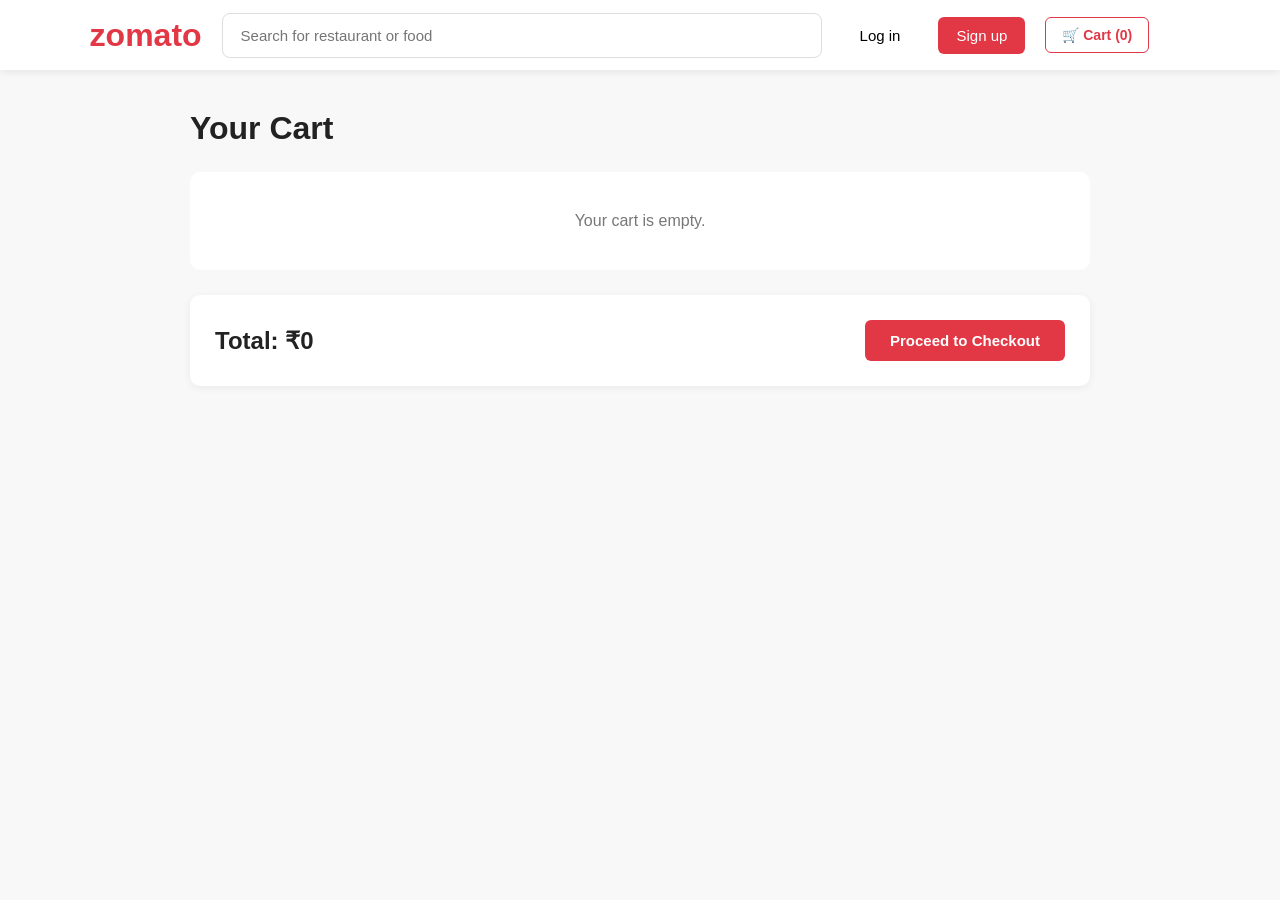
<file: cart.html>
<!DOCTYPE html>
<html lang="en">

<head>

    <meta charset="UTF-8">

    <meta name="viewport" content="width=device-width, initial-scale=1.0">

    <title>Your Cart</title>

    <link rel="stylesheet" href="style.css">

</head>


<body>

    <header class="navbar">

        <div class="logo">
            zomato
        </div>

        <div class="search-box">

            <input type="text" placeholder="Search for restaurant or food">

        </div>

        <button class="login-btn">
            Log in
        </button>

        <button class="signup-btn">
            Sign up
        </button>
        <button class="cart-btn" onclick="goToCart()">
            🛒 Cart (<span id="cartCount">0</span>)
        </button>

    </header>


    <main class="cart-page">

        <h1>
            Your Cart
        </h1>


        <div id="cartContainer">

            <!-- Cart items will appear here -->

        </div>


        <div class="cart-total">

            <h2>
                Total: ₹<span id="cartTotal">0</span>
            </h2>

            <button class="checkout-btn" onclick="goToCheckout()">
                Proceed to Checkout
            </button>

        </div>

    </main>


    <script src="script.js"></script>

</body>

</html>
</file>
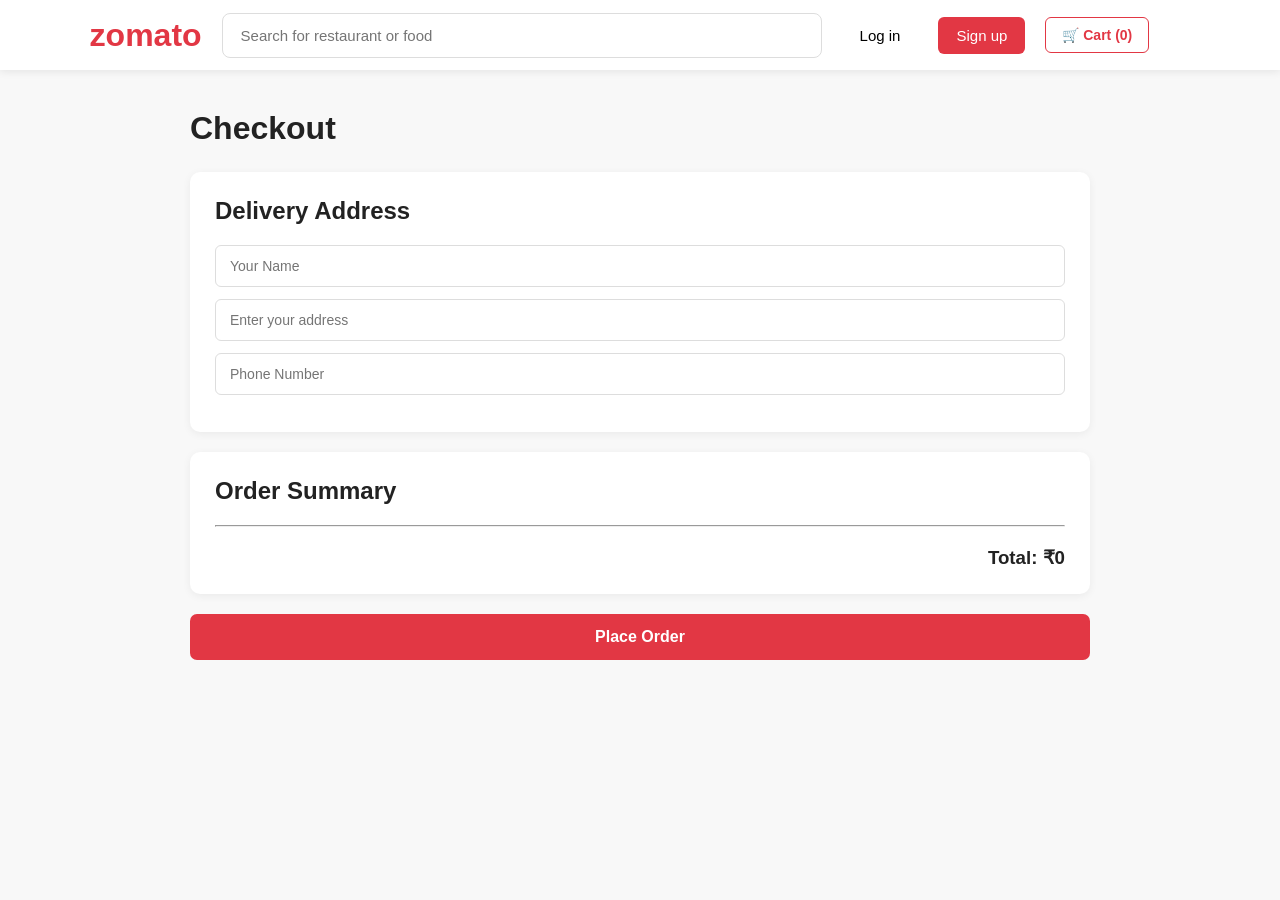
<file: checkout.html>
<!DOCTYPE html>
<html lang="en">

<head>

    <meta charset="UTF-8">

    <meta name="viewport" content="width=device-width, initial-scale=1.0">

    <title>Checkout</title>

    <link rel="stylesheet" href="style.css">

</head>


<body>

    <header class="navbar">

        <div class="logo">
            zomato
        </div>

        <div class="search-box">

            <input type="text" placeholder="Search for restaurant or food">

        </div>

        <button class="login-btn">
            Log in
        </button>

        <button class="signup-btn">
            Sign up
        </button>
        <button class="cart-btn" onclick="goToCart()">
            🛒 Cart (<span id="cartCount">0</span>)
        </button>

    </header>


    <main class="checkout-page">

        <h1>
            Checkout
        </h1>


        <!-- Delivery Address -->

        <div class="checkout-box">

            <h2>
                Delivery Address
            </h2>

            <input type="text" id="customerName" placeholder="Your Name">

            <input type="text" id="customerAddress" placeholder="Enter your address">

            <input type="text" id="customerPhone" placeholder="Phone Number">

        </div>


        <!-- Order Summary -->

        <div class="checkout-box">

            <h2>
                Order Summary
            </h2>

            <div id="checkoutItems"></div>

            <hr>

            <h3>
                Total: ₹<span id="checkoutTotal">0</span>
            </h3>

        </div>


        <!-- Place Order -->

        <button class="place-order-btn" onclick="placeOrder()">
            Place Order
        </button>


    </main>


    <script src="script.js"></script>

</body>

</html>
</file>
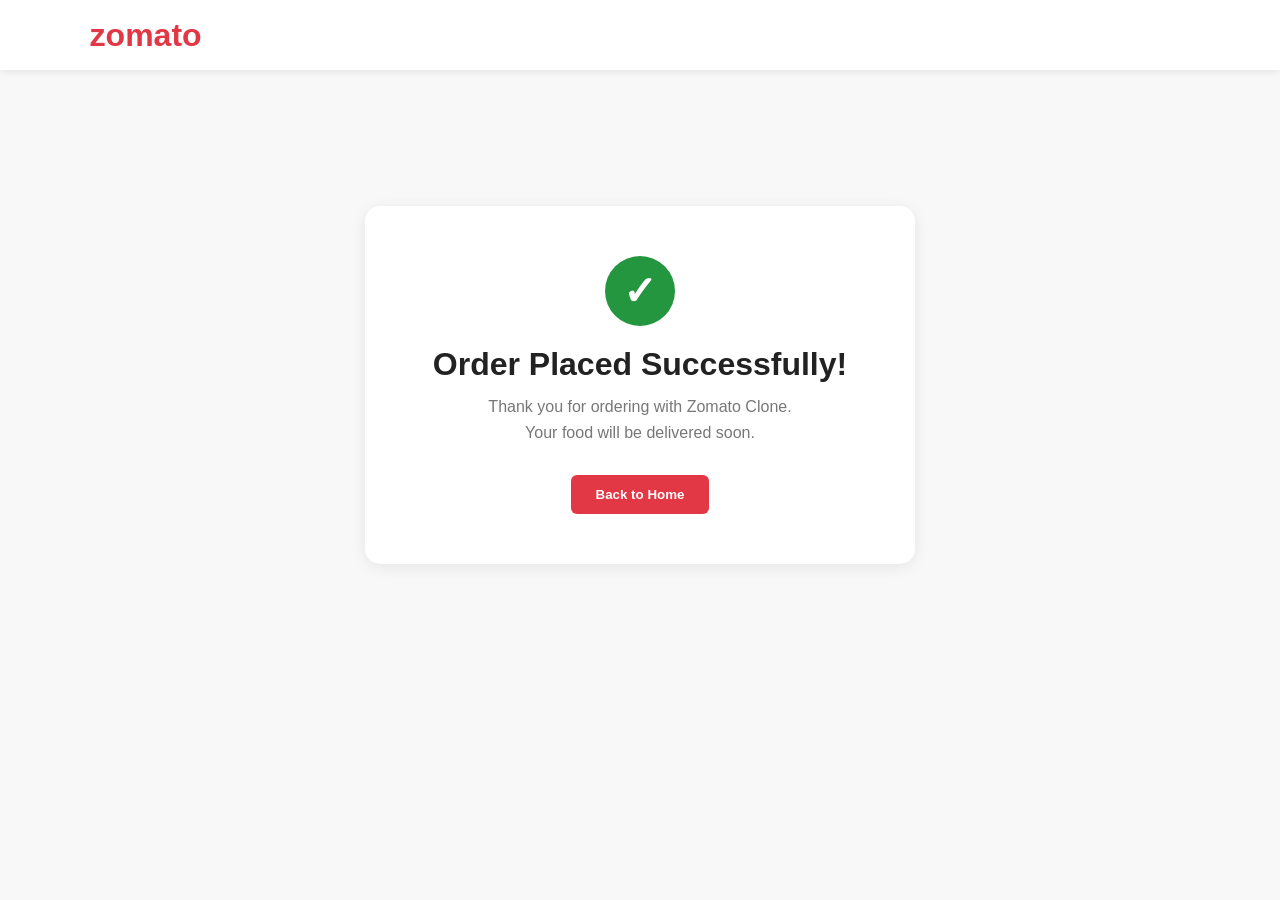
<file: order-success.html>
<!DOCTYPE html>
<html lang="en">

<head>

    <meta charset="UTF-8">

    <meta
        name="viewport"
        content="width=device-width, initial-scale=1.0"
    >

    <title>Order Placed</title>

    <link rel="stylesheet" href="style.css">

</head>


<body>

    <header class="navbar">

        <div class="logo">
            zomato
        </div>

    </header>


    <main class="success-page">

        <div class="success-card">

            <div class="success-icon">
                ✓
            </div>

            <h1>
                Order Placed Successfully!
            </h1>

            <p>
                Thank you for ordering with Zomato Clone.
            </p>

            <p>
                Your food will be delivered soon.
            </p>

            <button
                class="home-btn"
                onclick="window.location.href='index.html'"
            >
                Back to Home
            </button>

        </div>

    </main>

</body>

</html>
</file>
<file: style.css>
* {
    margin: 0;
    padding: 0;
    box-sizing: border-box;
}

body {
    font-family: Arial, sans-serif;
    background: #f8f8f8;
    color: #222;
}

/* NAVBAR */

.navbar {
    height: 70px;
    background: white;
    display: flex;
    align-items: center;
    padding: 0 7%;
    gap: 20px;
    box-shadow: 0 2px 8px rgba(0, 0, 0, 0.08);
}

.logo {
    font-size: 32px;
    font-weight: bold;
    color: #e23744;
}

.search-box {
    flex: 1;
    max-width: 600px;
}

.search-box input {
    width: 100%;
    padding: 13px 18px;
    border: 1px solid #ddd;
    border-radius: 8px;
    font-size: 15px;
    outline: none;
}

.search-box input:focus {
    border-color: #e23744;
}

.login-btn,
.signup-btn {
    padding: 10px 18px;
    border-radius: 6px;
    font-size: 15px;
    cursor: pointer;
}

.login-btn {
    background: transparent;
    border: none;
}

.signup-btn {
    background: #e23744;
    color: white;
    border: none;
}

/* HERO */

.hero {
    background: linear-gradient(
        rgba(0, 0, 0, 0.45),
        rgba(0, 0, 0, 0.45)
    ),
    url("https://images.unsplash.com/photo-1504674900247-0877df9cc836?auto=format&fit=crop&w=1600&q=80");

    background-size: cover;
    background-position: center;

    height: 350px;

    display: flex;
    flex-direction: column;
    justify-content: center;
    align-items: center;

    color: white;
    text-align: center;
    padding: 20px;
}

.hero h1 {
    font-size: 42px;
    margin-bottom: 15px;
}

.hero p {
    font-size: 19px;
}

/* GENERAL SECTIONS */

.categories,
.restaurants {
    width: 86%;
    max-width: 1200px;
    margin: 45px auto;
}

.categories h2,
.restaurants h2 {
    font-size: 28px;
    margin-bottom: 25px;
}

/* CATEGORIES */

.category-container {
    display: grid;
    grid-template-columns: repeat(4, 1fr);
    gap: 20px;
}

.category-card {
    background: white;
    padding: 25px;
    border-radius: 12px;
    text-align: center;
    cursor: pointer;
    transition: 0.25s;
    box-shadow: 0 2px 8px rgba(0, 0, 0, 0.08);
}

.category-card:hover {
    transform: translateY(-5px);
    box-shadow: 0 5px 15px rgba(0, 0, 0, 0.12);
}

.category-icon {
    font-size: 45px;
    margin-bottom: 10px;
}

.category-card h3 {
    font-size: 18px;
}

/* RESTAURANTS */

.restaurant-container {
    display: grid;
    grid-template-columns: repeat(4, 1fr);
    gap: 22px;
}

.restaurant-card {
    background: white;
    border-radius: 12px;
    overflow: hidden;
    cursor: pointer;
    transition: 0.25s;
    box-shadow: 0 2px 8px rgba(0, 0, 0, 0.08);
}

.restaurant-card:hover {
    transform: translateY(-5px);
    box-shadow: 0 6px 18px rgba(0, 0, 0, 0.13);
}

.restaurant-image {
    height: 180px;
    background: #eee;

    display: flex;
    justify-content: center;
    align-items: center;

    font-size: 70px;
}

.restaurant-info {
    padding: 15px;
}

.restaurant-info h3 {
    font-size: 19px;
    margin-bottom: 7px;
}

.restaurant-info p {
    color: #777;
    font-size: 14px;
    margin-bottom: 12px;
}
.restaurant-title {
    display: flex;
    justify-content: space-between;
    align-items: center;
    gap: 10px;
}

.restaurant-title h3 {
    margin: 0;
}

.restaurant-details {
    display: flex;
    gap: 7px;
    color: #666;
    font-size: 13px;
}

.rating {
    display: inline-block;
    background: #24963f;
    color: white;
    padding: 5px 8px;
    border-radius: 5px;
    font-size: 13px;
}

/* FOOTER */

footer {
    background: #222;
    color: white;
    text-align: center;
    padding: 25px;
    margin-top: 60px;
}

/* RESPONSIVE */

@media (max-width: 900px) {

    .restaurant-container {
        grid-template-columns: repeat(2, 1fr);
    }

    .category-container {
        grid-template-columns: repeat(2, 1fr);
    }

    .navbar {
        padding: 0 4%;
    }

}

@media (max-width: 600px) {

    .navbar {
        height: auto;
        padding: 15px;
        flex-wrap: wrap;
    }

    .logo {
        width: 100%;
        text-align: center;
    }

    .search-box {
        order: 2;
        max-width: none;
        width: 100%;
    }

    .login-btn,
    .signup-btn {
        order: 3;
    }

    .hero {
        height: 280px;
    }

    .hero h1 {
        font-size: 30px;
    }

    .hero p {
        font-size: 16px;
    }

    .restaurant-container {
        grid-template-columns: 1fr;
    }

    .category-container {
        grid-template-columns: repeat(2, 1fr);
    }

}
/* RESTAURANT DETAILS PAGE */

.restaurant-page {
    width: 86%;
    max-width: 1200px;
    margin: 35px auto;
}

.restaurant-banner img {
    width: 100%;
    height: 350px;
    object-fit: cover;
    border-radius: 12px;
}

.restaurant-header {
    background: white;
    margin-top: 20px;
    padding: 25px;

    display: flex;
    justify-content: space-between;
    align-items: center;

    border-radius: 12px;
}

.restaurant-header h1 {
    font-size: 32px;
    margin-bottom: 10px;
}

.restaurant-header p {
    color: #777;
    margin-top: 5px;
}

.big-rating {
    background: #24963f;
    color: white;
    padding: 10px 15px;
    border-radius: 7px;
    font-size: 17px;
}

.restaurant-info-box {
    background: white;
    margin-top: 15px;
    padding: 20px;

    display: flex;
    gap: 50px;

    border-radius: 12px;
}

.restaurant-info-box span {
    color: #777;
}

.menu-section {
    margin-top: 35px;
}

.menu-section h2 {
    margin-bottom: 20px;
}

.menu-item {
    background: white;
    padding: 20px;
    margin-bottom: 12px;

    border-radius: 10px;

    display: flex;
    justify-content: space-between;
    align-items: center;
}

.menu-item h3 {
    margin-bottom: 8px;
}

.menu-item p {
    color: #777;
    font-size: 14px;
    margin-bottom: 10px;
}

.add-btn {
    background: white;
    color: #24963f;

    border: 1px solid #24963f;

    padding: 8px 20px;

    border-radius: 6px;

    font-weight: bold;

    cursor: pointer;
}

.add-btn:hover {
    background: #24963f;
    color: white;
}

/* ===============================
   CART PAGE
================================ */

.cart-page {
    width: 86%;
    max-width: 900px;
    margin: 40px auto;
}

.cart-page h1 {
    margin-bottom: 25px;
}


/* Cart Item */

.cart-item {
    background: white;
    padding: 20px;
    margin-bottom: 15px;
    border-radius: 10px;

    display: flex;
    justify-content: space-between;
    align-items: center;

    box-shadow: 0 2px 8px rgba(0, 0, 0, 0.06);
}

.cart-item h3 {
    margin-bottom: 8px;
}

.cart-item p {
    color: #777;
}


/* Quantity */

.quantity-controls {
    display: flex;
    align-items: center;
    gap: 15px;
}

.quantity-controls button {
    width: 32px;
    height: 32px;

    border: 1px solid #24963f;
    background: white;
    color: #24963f;

    border-radius: 5px;

    font-size: 18px;
    font-weight: bold;

    cursor: pointer;
}

.quantity-controls button:hover {
    background: #24963f;
    color: white;
}

.quantity-controls span {
    font-weight: bold;
}


/* Total */

.cart-total {
    background: white;
    margin-top: 25px;
    padding: 25px;

    border-radius: 10px;

    display: flex;
    justify-content: space-between;
    align-items: center;

    box-shadow: 0 2px 8px rgba(0, 0, 0, 0.06);
}

.cart-total h2 {
    margin: 0;
}


/* Checkout Button */

.checkout-btn {
    background: #e23744;
    color: white;

    border: none;

    padding: 12px 25px;

    border-radius: 6px;

    font-size: 15px;
    font-weight: bold;

    cursor: pointer;
}

.checkout-btn:hover {
    background: #c92f3b;
}


/* Empty Cart */

.empty-cart {
    background: white;
    padding: 40px;
    text-align: center;
    border-radius: 10px;
    color: #777;
}


/* Mobile */

@media (max-width: 600px) {

    .cart-page {
        width: 92%;
    }

    .cart-item {
        flex-direction: column;
        align-items: flex-start;
        gap: 15px;
    }

    .cart-total {
        flex-direction: column;
        align-items: stretch;
        gap: 20px;
    }

    .checkout-btn {
        width: 100%;
    }

}

/* ===============================
   ORDER SUCCESS PAGE
================================ */

.success-page {
    min-height: 70vh;

    display: flex;
    justify-content: center;
    align-items: center;
}

.success-card {
    background: white;

    width: 90%;
    max-width: 550px;

    padding: 50px 30px;

    text-align: center;

    border-radius: 15px;

    box-shadow: 0 3px 15px rgba(0, 0, 0, 0.08);
}

.success-icon {
    width: 70px;
    height: 70px;

    margin: 0 auto 20px;

    background: #24963f;
    color: white;

    border-radius: 50%;

    display: flex;
    justify-content: center;
    align-items: center;

    font-size: 40px;
    font-weight: bold;
}

.success-card h1 {
    margin-bottom: 15px;
}

.success-card p {
    color: #777;
    margin-bottom: 8px;
}

.home-btn {
    margin-top: 25px;

    background: #e23744;
    color: white;

    border: none;

    padding: 12px 25px;

    border-radius: 6px;

    font-weight: bold;

    cursor: pointer;
}

.home-btn:hover {
    background: #c92f3b;
}

/* ===============================
   CHECKOUT PAGE
================================ */

.checkout-page {
    width: 86%;
    max-width: 900px;
    margin: 40px auto;
}

.checkout-page > h1 {
    margin-bottom: 25px;
}


/* Checkout Box */

.checkout-box {
    background: white;

    padding: 25px;

    margin-bottom: 20px;

    border-radius: 10px;

    box-shadow: 0 2px 8px rgba(0, 0, 0, 0.06);
}

.checkout-box h2 {
    margin-bottom: 20px;
}


/* Address Inputs */

.checkout-box input {
    width: 100%;

    padding: 12px 14px;

    margin-bottom: 12px;

    border: 1px solid #ddd;

    border-radius: 6px;

    font-size: 14px;

    box-sizing: border-box;
}

.checkout-box input:focus {
    outline: none;

    border-color: #e23744;
}


/* Checkout Items */

.checkout-item {
    display: flex;

    justify-content: space-between;

    align-items: center;

    padding: 15px 0;

    border-bottom: 1px solid #eee;
}

.checkout-item p {
    color: #777;

    margin-top: 5px;
}


/* Total */

.checkout-box h3 {
    text-align: right;

    margin-top: 20px;
}


/* Place Order */

.place-order-btn {
    width: 100%;

    background: #e23744;

    color: white;

    border: none;

    padding: 14px;

    border-radius: 7px;

    font-size: 16px;

    font-weight: bold;

    cursor: pointer;
}

.place-order-btn:hover {
    background: #c92f3b;
}


/* Mobile */

@media (max-width: 600px) {

    .checkout-page {
        width: 92%;
    }

    .checkout-box {
        padding: 20px;
    }

    .checkout-item {
        gap: 15px;
    }

}




/* ===============================
   NAVBAR CART BUTTON
================================ */

.cart-btn {
    background: white;

    color: #e23744;

    border: 1px solid #e23744;

    padding: 9px 16px;

    border-radius: 6px;

    font-size: 14px;

    font-weight: bold;

    cursor: pointer;
}

.cart-btn:hover {
    background: #e23744;

    color: white;
}
</file>
